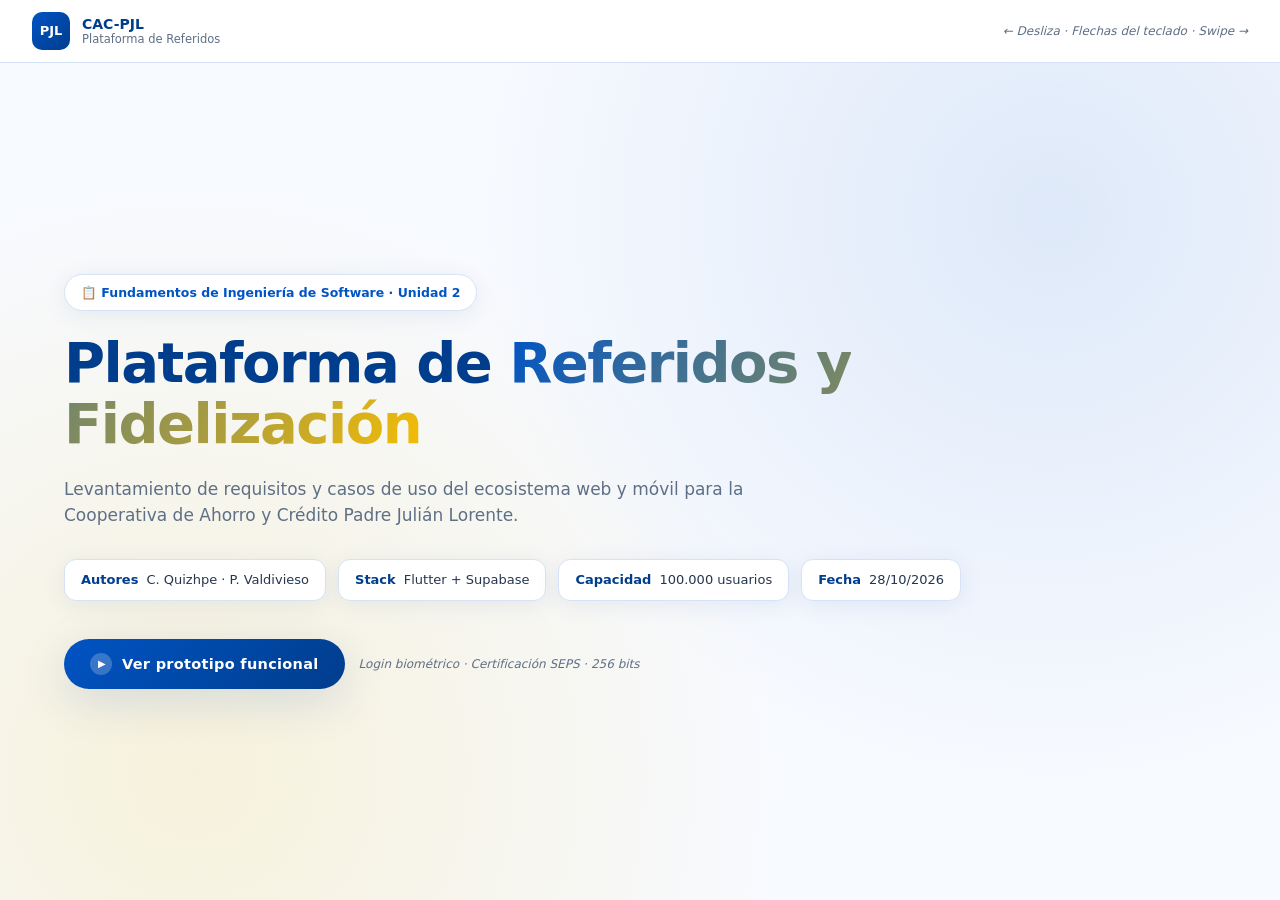
<file: index.html>
<!DOCTYPE html>
<html lang="es">
<head>
  <meta charset="UTF-8">
  <meta name="viewport" content="width=device-width, initial-scale=1.0">
  <title>Plataforma de Referidos y Fidelización · CAC-PJL</title>
  <link rel="stylesheet" href="css/estilo.css">
</head>
<body>
<div class="presentation">

  <header class="topbar">
    <div class="brand">
      <div class="brand-logo">PJL</div>
      <div class="brand-text">
        <strong>CAC-PJL</strong>
        <span>Plataforma de Referidos</span>
      </div>
    </div>
    <span class="scroll-hint">← Desliza · Flechas del teclado · Swipe →</span>
  </header>

  <main class="slides" tabindex="0" aria-label="Presentación">

    <!-- 1. PORTADA -->
    <section class="slide title-slide" id="s1">
      <div class="slide-inner">
        <span class="title-eyebrow">📋 Fundamentos de Ingeniería de Software · Unidad 2</span>
        <h1>Plataforma de <span>Referidos y Fidelización</span></h1>
        <p class="title-sub">Levantamiento de requisitos y casos de uso del ecosistema web y móvil para la Cooperativa de Ahorro y Crédito Padre Julián Lorente.</p>
        <div class="title-meta">
          <div class="meta-chip"><strong>Autores</strong> C. Quizhpe · P. Valdivieso</div>
          <div class="meta-chip"><strong>Stack</strong> Flutter + Supabase</div>
          <div class="meta-chip"><strong>Capacidad</strong> 100.000 usuarios</div>
          <div class="meta-chip"><strong>Fecha</strong> 28/10/2026</div>
        </div>
        <div class="title-cta">
          <a class="btn-primary"
             href="https://cooperativa-padre-juli-n-lorente-plataforma-digit.ai.studio/"
             target="_blank"
             rel="noopener noreferrer">
            <span class="btn-icon">▶</span> Ver prototipo funcional
          </a>
          <span class="btn-hint">Login biométrico · Certificación SEPS · 256 bits</span>
        </div>
      </div>
    </section>

    <!-- 2. DATOS INFORMATIVOS -->
    <section class="slide" id="s2">
      <div class="slide-inner">
        <span class="slide-tag">Información general</span>
        <h2>Datos informativos</h2>
        <div class="info-list">
          <div class="info-row"><span class="info-label">Nombres completos</span><span class="info-value">Cristhian Alberto Quizhpe Pullaguari; Pablo Mateo Valdivieso Carrasco</span></div>
          <div class="info-row"><span class="info-label">Materia</span><span class="info-value">Fundamentos de Ingeniería de Software · Unidad 2</span></div>
          <div class="info-row"><span class="info-label">Paralelo / grupo</span><span class="info-value">Quizhpe Pullaguari (B), Valdivieso Carrasco ( )</span></div>
          <div class="info-row"><span class="info-label">Fecha del documento</span><span class="info-value">17/10/2026</span></div>
          <div class="info-row"><span class="info-label">Fecha de actualización</span><span class="info-value">28/10/2026</span></div>
          <div class="info-row"><span class="info-label">Institución</span><span class="info-value">Cooperativa de Ahorro y Crédito Padre Julián Lorente</span></div>
          <div class="info-row"><span class="info-label">Problema aplicado</span><span class="info-value">Plataforma de Referidos y Fidelización (Reto 1)</span></div>
          <div class="info-row"><span class="info-label">Stack tecnológico</span><span class="info-value">Frontend en Flutter, Backend en Supabase (Capacidad: 100.000 usuarios)</span></div>
        </div>
      </div>
    </section>

    <!-- 3. DESCRIPCIÓN -->
    <section class="slide" id="s3">
      <div class="slide-inner">
        <span class="slide-tag">Descripción</span>
        <h2>Descripción y alcance del proyecto</h2>
        <div class="two-col">
          <div class="card">
            <h3>Descripción general</h3>
            <p>El proyecto consiste en el desarrollo de una Plataforma de Referidos y Fidelización para la CAC-PJL, cuyo objetivo es captar nuevos clientes mediante un sistema de referidos por código QR y fortalecer la relación con los socios actuales.</p>
            <p>Se integran mecánicas de gamificación, red social interna, módulos de educación financiera, retos y un sistema de recompensas para incentivar la participación activa.</p>
          </div>
          <div class="card">
            <h3>Ecosistema móvil y administrativo</h3>
            <p>Aplicación móvil en Flutter para los socios y un panel de administración web optimizado para la Jefatura y el Departamento de Marketing y Administración.</p>
            <p>Permite captar clientes mediante códigos QR, gestionar campañas, administrar recompensas, moderar la red social y analizar métricas con Supabase.</p>
            <a class="btn-inline"
               href="https://cooperativa-padre-juli-n-lorente-plataforma-digit.ai.studio/"
               target="_blank"
               rel="noopener noreferrer">
              Abrir prototipo →
            </a>
          </div>
        </div>
      </div>
    </section>

    <!-- 4. MÓDULOS -->
    <section class="slide" id="s4">
      <div class="slide-inner">
        <span class="slide-tag">Alcance</span>
        <h2>Módulos contemplados</h2>
        <p class="lead">El alcance cubre tanto el ecosistema móvil como el sistema web de gestión administrativa.</p>
        <div class="two-col">
          <div class="card">
            <h3>App móvil · Socios</h3>
            <ul class="styled-list">
              <li>Gestión de usuarios y perfiles.</li>
              <li>Sistema de referidos.</li>
              <li>Red social / comunidad.</li>
              <li>Componente de salud y bienestar.</li>
              <li>Capacitaciones, talleres y juegos.</li>
              <li>Retos y sistema de puntos y recompensas.</li>
              <li>Notificaciones.</li>
              <li>Administración, reportes y estadísticas.</li>
            </ul>
          </div>
          <div class="card">
            <h3>Panel web · Administración</h3>
            <ul class="styled-list">
              <li>Gestión de usuarios y control de roles.</li>
              <li>Sistema de referidos y seguimiento de intenciones de crédito.</li>
              <li>Panel de administración de campañas y códigos QR.</li>
              <li>Red social / comunidad y moderación de contenidos.</li>
              <li>Capacitaciones, juegos y educación financiera.</li>
              <li>Sistema de puntos, canjes y recompensas.</li>
              <li>Reportes gerenciales exportables (PDF/Excel).</li>
            </ul>
          </div>
        </div>
      </div>
    </section>

    <!-- 5. PARTES INTERESADAS -->
    <section class="slide" id="s5">
      <div class="slide-inner">
        <span class="slide-tag">Elicitación · 1.1</span>
        <h2>Partes interesadas</h2>
        <div class="stakeholder-grid">
          <div class="stakeholder-card">
            <span class="stakeholder-type">Usuario directo</span>
            <h4>Socio Mayor (&gt;40 años / Jubilado)</h4>
            <p>Desea una interfaz sencilla, atención en talleres presenciales, educación financiera accesible y recompensas tangibles.</p>
          </div>
          <div class="stakeholder-card">
            <span class="stakeholder-type">Usuario directo</span>
            <h4>Socio Joven (18-40 años)</h4>
            <p>Busca agilidad digital, generación de referidos por código QR, retos interactivos y un feed tipo red social.</p>
          </div>
          <div class="stakeholder-card">
            <span class="stakeholder-type">Cliente / Patrocinador</span>
            <h4>Jefatura de Marketing</h4>
            <p>Reducir el CAC de $20 a $5 y masificar la colocación de créditos captando intenciones desde el onboarding.</p>
          </div>
          <div class="stakeholder-card">
            <span class="stakeholder-type">Cliente / Patrocinador</span>
            <h4>Jefatura de Responsabilidad Social</h4>
            <p>Digitalizar capacitaciones y talleres, promover programas de salud/bienestar y mejorar la calificación social.</p>
          </div>
          <div class="stakeholder-card">
            <span class="stakeholder-type">Usuario directo / Admin</span>
            <h4>Gestor de Contenidos</h4>
            <p>Publicar y administrar módulos educativos, talleres, juegos, retos y publicaciones del feed.</p>
          </div>
          <div class="stakeholder-card">
            <span class="stakeholder-type">Regulador indirecto</span>
            <h4>Organismo Regulador (SEPS)</h4>
            <p>Evaluar inclusión financiera, gestión del riesgo en microcréditos e impacto social de la cooperativa.</p>
          </div>
          <div class="stakeholder-card">
            <span class="stakeholder-type">Equipo técnico</span>
            <h4>Equipo de Desarrollo / TI</h4>
            <p>Construir una arquitectura modular, segura y escalable en Flutter y Supabase para 100.000 usuarios.</p>
          </div>
        </div>
      </div>
    </section>

    <!-- 6. TÉCNICAS -->
    <section class="slide" id="s6">
      <div class="slide-inner">
        <span class="slide-tag">Elicitación · 1.2</span>
        <h2>Técnicas de elicitación</h2>
        <div class="table-wrapper">
          <table>
            <thead><tr><th>Técnica</th><th>¿La usas?</th><th>¿Con quién?</th><th>¿Por qué?</th></tr></thead>
            <tbody>
              <tr><td>Entrevistas</td><td>Sí</td><td>Jefatura de Marketing y Responsabilidad Social</td><td>Permite definir objetivos de negocio de alto nivel: reducción del CAC ($20 a $5), exención del depósito de $30 y alcance de reportes.</td></tr>
              <tr><td>Observación</td><td>Sí</td><td>Socios mayores de 40 años en agencias físicas</td><td>Ayuda a entender los hábitos tecnológicos de los jubilados para diseñar un flujo accesible y sin fricciones.</td></tr>
              <tr><td>Cuestionarios</td><td>Sí</td><td>Socios jóvenes (18-40 años)</td><td>Recopila preferencias sobre gamificación, incentivos (souvenirs vs. abonos) y formato de retos.</td></tr>
              <tr><td>Workshops</td><td>Sí</td><td>Marketing, Responsabilidad Social y Gestores de Contenido</td><td>Facilita la definición del onboarding inteligente, la mascota en el feed y el sistema de puntos/recompensas.</td></tr>
              <tr><td>Análisis de documentos</td><td>Sí</td><td>Especificación del Reto 1 e informes previos (14.000 referidos)</td><td>Permite detallar los 13 módulos requeridos y tomar como base los aprendizajes de campañas presenciales.</td></tr>
              <tr><td>Análisis de procesos</td><td>Sí</td><td>Registro manual en Excel para capacitaciones y boca a boca</td><td>Transforma controles manuales en flujos digitales automatizados con reportes PDF/Excel.</td></tr>
            </tbody>
          </table>
        </div>
      </div>
    </section>

    <!-- 7. ENTREVISTA -->
    <section class="slide" id="s7">
      <div class="slide-inner">
        <span class="slide-tag">Elicitación · 1.3</span>
        <h2>Entrevista preparada</h2>
        <p class="lead">Dirigida a: Jefatura de Marketing y Jefatura de Responsabilidad Social.</p>
        <div class="question-list">
          <div class="question-card"><span class="q-num">01</span><p>¿Cómo se coordinará el flujo de onboarding digital cuando un referido busque un crédito, para asegurarnos de eximir el depósito de $30 y canalizar la intención antes de que el usuario acuda a una agencia?</p></div>
          <div class="question-card"><span class="q-num">02</span><p>¿De qué manera participará la mascota institucional en el feed principal para conectar tanto con el 60% de socios mayores de 40 años como con el 40% de socios jóvenes?</p></div>
          <div class="question-card"><span class="q-num">03</span><p>¿Cuáles serán los criterios y topes para la asignación de recompensas (desde souvenirs de $10 hasta premios de $500) según la prioridad de las 8 provincias en las que opera la cooperativa?</p></div>
        </div>
      </div>
    </section>

    <!-- 8. REQUISITO DE NEGOCIO -->
    <section class="slide" id="s8">
      <div class="slide-inner">
        <span class="slide-tag">Análisis · 2.1</span>
        <h2>Requisito de negocio</h2>
        <div class="rn-card">
          <span class="rn-id">RN-01</span>
          <p>Reducir el Costo de Adquisición de Clientes (CAC) de <strong>$20 a $5</strong> por socio en un plazo de <strong>12 meses</strong>, mediante una plataforma digital de referidos por código QR y gamificación capaz de captar más de <strong>14.000 nuevos socios</strong> y soportar hasta <strong>100.000 usuarios concurrentes</strong>.</p>
        </div>
      </div>
    </section>

    <!-- 9. NECESIDADES DE USUARIO -->
    <section class="slide" id="s9">
      <div class="slide-inner">
        <span class="slide-tag">Análisis · 2.2</span>
        <h2>Necesidades de los usuarios</h2>
        <div class="table-wrapper">
          <table>
            <thead><tr><th>Tipo de usuario</th><th>Necesidad</th></tr></thead>
            <tbody>
              <tr><td>Socio</td><td>El socio necesita recomendar la Cooperativa a nuevos clientes.</td></tr>
              <tr><td>Jefatura de Marketing</td><td>La Jefatura necesita identificar a los usuarios interesados en créditos.</td></tr>
              <tr><td>Socio</td><td>Los socios necesitan informarse sobre novedades y eventos de la institución.</td></tr>
              <tr><td>Responsabilidad Social</td><td>Promover la educación financiera de forma interactiva.</td></tr>
              <tr><td>Gestor de Contenidos</td><td>Un espacio para distribuir material formativo.</td></tr>
              <tr><td>Socio</td><td>El socio necesita canjear las recompensas obtenidas.</td></tr>
              <tr><td>Gerencia</td><td>Analizar los datos generados por la plataforma.</td></tr>
              <tr><td>Equipo Técnico</td><td>Facilitar el acceso de los clientes a la aplicación móvil.</td></tr>
              <tr><td>Socio</td><td>Identificarse y gestionar sus datos en la red social de la cooperativa.</td></tr>
              <tr><td>Administrador</td><td>Comunicar novedades urgentes o estados a los usuarios.</td></tr>
              <tr><td>Administrador</td><td>Controlar el contenido publicado y las recompensas del sistema.</td></tr>
              <tr><td>Socio</td><td>Interactuar con la comunidad digital de la cooperativa.</td></tr>
              <tr><td>Gestor de Contenidos</td><td>Proveer información enfocada en el bienestar integral.</td></tr>
              <tr><td>Socio</td><td>Realizar actividades recreativas dentro de la plataforma.</td></tr>
              <tr><td>Administrador</td><td>Gestionar los accesos a la plataforma tecnológica.</td></tr>
            </tbody>
          </table>
        </div>
      </div>
    </section>

    <!-- 10. REQUISITOS DE USUARIO -->
    <section class="slide" id="s10">
      <div class="slide-inner">
        <span class="slide-tag">Análisis · 2.3</span>
        <h2>Requisitos de usuario</h2>
        <div class="table-wrapper">
          <table>
            <thead><tr><th>ID</th><th>Requisito de usuario</th><th>Tipo de usuario</th></tr></thead>
            <tbody>
              <tr><td>RU-01</td><td>El socio debe poder generar y compartir un código QR único para referir a nuevos clientes desde la app móvil.</td><td>Socio</td></tr>
              <tr><td>RU-02</td><td>El usuario debe poder registrar su intención de crédito durante el onboarding para aplicar la exención de $30.</td><td>Jefatura de Marketing</td></tr>
              <tr><td>RU-03</td><td>El socio debe poder visualizar un feed de comunidad encabezado por la mascota institucional con noticias, capacitaciones, retos y premios.</td><td>Socio</td></tr>
              <tr><td>RU-04</td><td>El usuario debe poder recibir puntos, insignias y niveles al completar capacitaciones, juegos o retos.</td><td>Responsabilidad Social</td></tr>
              <tr><td>RU-05</td><td>El gestor debe poder crear y publicar capacitaciones con videos, talleres, salud/bienestar y juegos educativos.</td><td>Gestor de Contenidos</td></tr>
              <tr><td>RU-06</td><td>El socio debe poder consultar su saldo de puntos y solicitar canje por souvenirs o acreditaciones monetarias.</td><td>Socio</td></tr>
              <tr><td>RU-07</td><td>El administrador debe poder extraer reportes consolidados en PDF y Excel para el análisis gerencial.</td><td>Gerencia</td></tr>
              <tr><td>RU-08</td><td>El usuario debe poder ser redirigido a la app móvil mediante la clonación de la página web con un solo clic.</td><td>Equipo Técnico</td></tr>
              <tr><td>RU-09</td><td>El socio debe poder crear y administrar su perfil de usuario dentro de la plataforma.</td><td>Socio</td></tr>
              <tr><td>RU-10</td><td>El usuario debe poder recibir notificaciones sobre actividades, capacitaciones y estado de sus referidos.</td><td>Administrador</td></tr>
              <tr><td>RU-11</td><td>El administrador debe poder gestionar campañas, recompensas y moderar publicaciones de la comunidad.</td><td>Administrador</td></tr>
              <tr><td>RU-12</td><td>El socio debe poder interactuar con otros usuarios según las reglas de privacidad definidas.</td><td>Socio</td></tr>
              <tr><td>RU-13</td><td>El gestor debe poder administrar contenido de salud y bienestar asociado a los servicios disponibles.</td><td>Gestor de Contenidos</td></tr>
              <tr><td>RU-14</td><td>El socio debe poder participar en talleres, jugar y completar retos.</td><td>Socio</td></tr>
              <tr><td>RU-15</td><td>El administrador debe poder gestionar a los usuarios del sistema.</td><td>Administrador</td></tr>
            </tbody>
          </table>
        </div>
      </div>
    </section>

    <!-- 11. REQUISITOS DEL SISTEMA -->
    <section class="slide" id="s11">
      <div class="slide-inner">
        <span class="slide-tag">Análisis · 2.4</span>
        <h2>Requisitos del sistema</h2>
        <div class="table-wrapper">
          <table>
            <thead><tr><th>ID</th><th>Requisito del sistema</th></tr></thead>
            <tbody>
              <tr><td>RS-01</td><td>Habilitar un módulo que genere un código QR único para referir nuevos clientes desde la app móvil.</td></tr>
              <tr><td>RS-02</td><td>Capturar la intención de crédito durante el onboarding e identificarla en BD para la exención de $30.</td></tr>
              <tr><td>RS-03</td><td>Desplegar un feed de comunidad con noticias, capacitaciones, retos y entregas de premios.</td></tr>
              <tr><td>RS-04</td><td>Calcular y asignar puntos, insignias y niveles tras registrar la finalización de capacitaciones o juegos.</td></tr>
              <tr><td>RS-05</td><td>Contar con un panel para carga, creación y publicación de capacitaciones con videos y juegos.</td></tr>
              <tr><td>RS-06</td><td>Procesar el saldo de puntos y registrar solicitudes de canje por souvenirs o acreditaciones monetarias.</td></tr>
              <tr><td>RS-07</td><td>Generar reportes consolidados exportables en PDF y Excel con base en datos estadísticos.</td></tr>
              <tr><td>RS-08</td><td>Incluir enlaces de redirección a la app móvil desde la página web clonada con un clic.</td></tr>
              <tr><td>RS-09</td><td>Almacenar y permitir la modificación de los datos del perfil de usuario en BD.</td></tr>
              <tr><td>RS-10</td><td>Disparar notificaciones y alertas automáticas sobre actividades y estado de referidos.</td></tr>
              <tr><td>RS-11</td><td>Proveer herramientas de administración para campañas, inventario de recompensas y moderación.</td></tr>
              <tr><td>RS-12</td><td>Procesar operaciones con tiempos de respuesta &lt; 2 s con hasta 100.000 usuarios concurrentes.</td></tr>
              <tr><td>RS-13</td><td>Encriptar transmisiones con TLS 1.3, cifrar datos en reposo con AES-256 y validar accesos por roles.</td></tr>
              <tr><td>RS-14</td><td>Garantizar disponibilidad del 99.5% mensual con caídas ininterrumpidas &lt; 3.6 h/mes.</td></tr>
              <tr><td>RS-15</td><td>Compilar código interoperable en Android 8.0+ e iOS 13.0+.</td></tr>
            </tbody>
          </table>
        </div>
      </div>
    </section>

    <!-- 12. REQUISITOS FUNCIONALES -->
    <section class="slide" id="s12">
      <div class="slide-inner">
        <span class="slide-tag">Análisis · 2.5</span>
        <h2>Requisitos funcionales</h2>
        <div class="table-wrapper">
          <table>
            <thead><tr><th>ID</th><th>Requisito funcional</th><th>Origen</th><th>Prioridad</th></tr></thead>
            <tbody>
              <tr><td>RF-01</td><td>Generar y compartir un código QR único para referir nuevos clientes desde la app móvil.</td><td>Socio / Marketing</td><td>—</td></tr>
              <tr><td>RF-02</td><td>Capturar la intención de crédito en el onboarding y aplicar la exención del depósito inicial de $30.</td><td>Jefatura de Marketing</td><td>—</td></tr>
              <tr><td>RF-03</td><td>Desplegar un feed de comunidad encabezado por la mascota institucional con noticias, capacitaciones, retos y premios por provincia.</td><td>Gestor / Socio</td><td>—</td></tr>
              <tr><td>RF-04</td><td>Asignar puntos, insignias y niveles al completar capacitaciones, juegos o retos interactivos.</td><td>Responsabilidad Social</td><td>—</td></tr>
              <tr><td>RF-05</td><td>Permitir al gestor crear y publicar capacitaciones con videos, talleres, salud/bienestar y juegos educativos.</td><td>Gestor de Contenidos</td><td>—</td></tr>
              <tr><td>RF-06</td><td>Consultar saldo de puntos y solicitar canje por souvenirs o acreditaciones monetarias.</td><td>Socio</td><td>—</td></tr>
              <tr><td>RF-07</td><td>Generar reportes consolidados exportables en PDF y Excel para el análisis gerencial.</td><td>Administrador / Gerencia</td><td>—</td></tr>
              <tr><td>RF-08</td><td>Redirección directa a la app móvil mediante la clonación de la página web con un clic.</td><td>TI / Marketing</td><td>—</td></tr>
            </tbody>
          </table>
        </div>
        <p class="caption">La prioridad no fue definida en el documento académico; se conserva la columna con guion para referencia.</p>
      </div>
    </section>

    <!-- 13. REQUISITOS NO FUNCIONALES -->
    <section class="slide" id="s13">
      <div class="slide-inner">
        <span class="slide-tag">Análisis · 2.6</span>
        <h2>Requisitos no funcionales</h2>
        <div class="table-wrapper">
          <table>
            <thead><tr><th>ID</th><th>Requisito no funcional</th><th>Categoría</th><th>Criterio medible</th></tr></thead>
            <tbody>
              <tr><td>RNF-01</td><td>Mantener tiempos de respuesta &lt; 2 s con hasta 100.000 usuarios registrados e interacciones simultáneas.</td><td>Rendimiento / Escalabilidad</td><td>&lt; 2 s con 100k usuarios</td></tr>
              <tr><td>RNF-02</td><td>Cifrar datos en tránsito (TLS 1.3) y en reposo (AES-256) con control de acceso por roles.</td><td>Seguridad / Privacidad</td><td>Cero filtraciones · 100% pentesting</td></tr>
              <tr><td>RNF-03</td><td>La interfaz debe permitir a un mayor de 40 años completar el feed o ver su QR en ≤ 3 pasos y texto ≥ 16pt.</td><td>Usabilidad / Accesibilidad</td><td>Éxito ≥ 90% en prueba con adultos mayores</td></tr>
              <tr><td>RNF-04</td><td>Disponibilidad del 99.5% mensual (24/7) durante campañas masivas.</td><td>Disponibilidad</td><td>Caída &lt; 3.6 h/mes</td></tr>
              <tr><td>RNF-05</td><td>Ejecutable e interoperable de forma idéntica en Android 8.0+ e iOS 13.0+.</td><td>Compatibilidad</td><td>100% funcionalidades en ambas tiendas</td></tr>
            </tbody>
          </table>
        </div>
      </div>
    </section>

    <!-- 14. AMBIGÜEDADES -->
    <section class="slide" id="s14">
      <div class="slide-inner">
        <span class="slide-tag">Análisis · 2.7</span>
        <h2>Cazador de ambigüedades</h2>
        <div class="table-wrapper">
          <table>
            <thead><tr><th>Requisito mal escrito</th><th>Problema</th><th>Versión mejorada</th></tr></thead>
            <tbody>
              <tr>
                <td>"El sistema de referidos debe ser fácil y rápido de usar por los socios."</td>
                <td>Palabras ambiguas (fácil, rápido) no medibles.</td>
                <td>"El sistema debe permitir al socio generar y compartir su código QR de referido en máximo 2 clics desde la pantalla de inicio."</td>
              </tr>
              <tr>
                <td>"La plataforma debe soportar bastantes usuarios y no caerse durante las campañas."</td>
                <td>"Bastantes usuarios" y "no caerse" son imprecisos sin métricas de carga.</td>
                <td>"El backend en Supabase debe soportar una concurrencia de hasta 100.000 usuarios con disponibilidad operativa del 99.5%."</td>
              </tr>
            </tbody>
          </table>
        </div>
      </div>
    </section>

    <!-- 15. CONFLICTO -->
    <section class="slide" id="s15">
      <div class="slide-inner">
        <span class="slide-tag">Análisis · 2.8</span>
        <h2>Conflicto entre interesados</h2>
        <div class="callout callout-warn">
          <strong>Conflicto identificado</strong>
          <p>Marketing desea maximizar la captación eximiendo el depósito de $30 y otorgando microcréditos a personas con bajo buró. Riesgos/Contabilidad teme un aumento de morosidad. Además, existe brecha generacional: 60% mayores de 40 años (prefieren presencial) vs. 40% jóvenes digitalizados.</p>
        </div>
        <div class="two-col">
          <div class="card card-accent">
            <h3>Estrategia crediticia</h3>
            <p>Onboarding con filtro de perfilamiento progresivo: los solicitantes con bajo buró reciben microcrédito condicionado a la aprobación previa de módulos de Educación Financiera y cumplimiento de retos antes del desembolso.</p>
          </div>
          <div class="card card-accent">
            <h3>Estrategia demográfica</h3>
            <p>Asistencias presenciales con promotores en agencias para guiar a jubilados en el escaneo de QR y canje de souvenirs físicos. A los jóvenes se les incentiva con recompensas digitales y juegos interactivos.</p>
          </div>
        </div>
      </div>
    </section>

    <!-- 16. MOSCOW -->
    <section class="slide" id="s16">
      <div class="slide-inner">
        <span class="slide-tag">Priorización</span>
        <h2>Priorización MoSCoW</h2>
        <p class="lead">El alcance se divide en dos fases para un despliegue ágil de alto impacto.</p>
        <div class="two-col">
          <div class="release-card">
            <div class="release-badge">Release 1.0 · MVP</div>
            <h3>Must Have / Should Have</h3>
            <ul class="styled-list">
              <li>Gestión de usuarios y perfiles.</li>
              <li>Referidos por código QR con onboarding inteligente (captación y exención de $30).</li>
              <li>Feed principal (red social interna) con mascota institucional.</li>
              <li>Administración y reportes PDF/Excel.</li>
            </ul>
          </div>
          <div class="release-card release-card-alt">
            <div class="release-badge">Release 2.0 · Evolutiva</div>
            <h3>Could Have</h3>
            <ul class="styled-list">
              <li>Juegos interactivos avanzados de Educación Financiera.</li>
              <li>Componente integral de Salud y Bienestar.</li>
            </ul>
          </div>
        </div>
      </div>
    </section>

    <!-- 17. RF-WEB -->
    <section class="slide" id="s17">
      <div class="slide-inner">
        <span class="slide-tag">Panel web · RF</span>
        <h2>Requisitos funcionales del panel web</h2>
        <div class="table-wrapper">
          <table>
            <thead><tr><th>ID</th><th>Requisito funcional</th><th>Origen</th><th>Prioridad</th></tr></thead>
            <tbody>
              <tr><td>RF-WEB-01</td><td>El sistema móvil debe permitir al socio generar y compartir un código QR único para referir nuevos clientes.</td><td>Socio / Marketing</td><td>Must</td></tr>
              <tr><td>RF-WEB-02</td><td>El sistema móvil debe capturar la intención de crédito en el onboarding para aplicar la exención de $30.</td><td>Jefatura de Marketing</td><td>Must</td></tr>
              <tr><td>RF-WEB-03</td><td>Panel de control interactivo (Dashboard) con métricas en tiempo real de referidos, conversiones y aperturas.</td><td>Jefatura de Marketing</td><td>Must</td></tr>
              <tr><td>RF-WEB-04</td><td>Crear, configurar y dar de baja campañas masivas de referidos con vigencias, reglas de puntos y premios.</td><td>Marketing / Administración</td><td>Must</td></tr>
              <tr><td>RF-WEB-05</td><td>Administrar el feed de la comunidad publicando noticias, capacitaciones y retos por provincia.</td><td>Gestor de Contenidos</td><td>Must</td></tr>
              <tr><td>RF-WEB-06</td><td>Gestión, validación y aprobación de solicitudes de canje (souvenirs o acreditaciones).</td><td>Administración / Finanzas</td><td>Should</td></tr>
              <tr><td>RF-WEB-07</td><td>Generar reportes consolidados exportables en PDF y Excel para el análisis gerencial.</td><td>Administrador / Gerencia</td><td>Must</td></tr>
              <tr><td>RF-WEB-08</td><td>Herramientas de moderación para revisar, aprobar o eliminar publicaciones y comentarios reportados.</td><td>Administrador / Marketing</td><td>Should</td></tr>
              <tr><td>RF-WEB-09</td><td>Gestión de usuarios administrativos con RBAC para el personal de la cooperativa.</td><td>Seguridad / TI</td><td>Must</td></tr>
              <tr><td>RF-WEB-10</td><td>Configurar y programar notificaciones push y alertas para segmentos específicos según comportamiento o provincia.</td><td>Marketing</td><td>Should</td></tr>
            </tbody>
          </table>
        </div>
      </div>
    </section>

    <!-- 18. RNF-WEB -->
    <section class="slide" id="s18">
      <div class="slide-inner">
        <span class="slide-tag">Panel web · RNF</span>
        <h2>Requisitos no funcionales · Panel web</h2>
        <div class="table-wrapper">
          <table>
            <thead><tr><th>ID</th><th>Requisito no funcional</th><th>Categoría</th><th>Criterio medible</th></tr></thead>
            <tbody>
              <tr><td>RNF-WEB-01</td><td>Tiempos de respuesta &lt; 2 s con hasta 100.000 usuarios registrados e interacciones simultáneas.</td><td>Rendimiento</td><td>&lt; 2 s con carga masiva</td></tr>
              <tr><td>RNF-WEB-02</td><td>Cifrado en tránsito (TLS 1.3) y en reposo (AES-256), autenticación robusta y RBAC para marketing y admin.</td><td>Seguridad</td><td>Cero filtraciones · auditoría de roles exitosa</td></tr>
              <tr><td>RNF-WEB-03</td><td>Compatible y responsivo en Chrome, Firefox y Edge con resoluciones HD y superiores.</td><td>Compatibilidad Web</td><td>100% operativo en navegadores estándar</td></tr>
              <tr><td>RNF-WEB-04</td><td>Disponibilidad del 99.5% mensual (24/7) durante campañas masivas.</td><td>Disponibilidad</td><td>Caída &lt; 3.6 h/mes</td></tr>
            </tbody>
          </table>
        </div>
      </div>
    </section>

    <!-- 19. CASOS DE USO 1 -->
    <section class="slide" id="s19">
      <div class="slide-inner">
        <span class="slide-tag">Casos de uso · Panel web</span>
        <h2>CU-01 y CU-02</h2>
        <div class="use-case-grid">
          <article class="use-case-card">
            <h3>CU-01 · Gestión y Creación de Campañas de Referidos</h3>
            <span class="uc-actor">Actor: Jefe de Marketing / Administrador</span>
            <p>Configurar campañas promocionales de referidos definiendo incentivos, reglas de acumulación de puntos y vigencia temporal.</p>
            <ol>
              <li>Accede al módulo "Campañas" en el panel web.</li>
              <li>Selecciona "Nueva Campaña" y completa datos (Título, Descripción, Fechas, Recompensas, Beneficios).</li>
              <li>El sistema valida fechas y campos obligatorios.</li>
              <li>Supabase almacena la campaña y se activa automáticamente en la app móvil.</li>
            </ol>
          </article>
          <article class="use-case-card">
            <h3>CU-02 · Monitoreo de Conversiones y Rendimiento</h3>
            <span class="uc-actor">Actor: Jefatura de Marketing</span>
            <p>Visualizar en tiempo real métricas clave de captación de socios, códigos QR escaneados y conversiones efectivas.</p>
            <ol>
              <li>Ingresa al panel principal (Dashboard).</li>
              <li>El sistema consulta tablas agregadas en Supabase y muestra gráficos interactivos.</li>
              <li>El usuario filtra por rangos de fecha, provincia o sucursal.</li>
              <li>El sistema actualiza dinámicamente gráficos y métricas.</li>
            </ol>
          </article>
        </div>
      </div>
    </section>

    <!-- 20. CASOS DE USO 2 -->
    <section class="slide" id="s20">
      <div class="slide-inner">
        <span class="slide-tag">Casos de uso · Panel web</span>
        <h2>CU-03, CU-04 y CU-05</h2>
        <div class="use-case-grid">
          <article class="use-case-card">
            <h3>CU-03 · Moderación del Feed</h3>
            <span class="uc-actor">Actor: Gestor de Contenidos / Marketing</span>
            <p>Controlar publicaciones institucionales y moderar el contenido reportado en la red social interna.</p>
            <ol>
              <li>Accede a "Comunidad / Moderación".</li>
              <li>Visualiza publicaciones recientes y contenidos reportados.</li>
              <li>Aprueba el contenido o procede a ocultarlo/eliminarlo.</li>
              <li>El estado se actualiza en la app móvil.</li>
            </ol>
          </article>
          <article class="use-case-card">
            <h3>CU-04 · Aprobación de Canje</h3>
            <span class="uc-actor">Actor: Administrador / Finanzas</span>
            <p>Revisar solicitudes de canje de puntos y procesar su acreditación o retiro.</p>
            <ol>
              <li>Ingresa a "Canjes y Recompensas".</li>
              <li>Visualiza solicitudes pendientes con detalles del socio y puntos descontados.</li>
              <li>Clic en "Aprobar" para disparar acreditación o registro de souvenir.</li>
              <li>Supabase descuenta puntos y actualiza estado a "Completada".</li>
            </ol>
          </article>
          <article class="use-case-card">
            <h3>CU-05 · Reportes Gerenciales</h3>
            <span class="uc-actor">Actor: Administrador / Jefatura de Marketing</span>
            <p>Generar informes consolidados sobre el impacto de las campañas de referidos.</p>
            <ol>
              <li>Accede a "Reportes y Estadísticas".</li>
              <li>Selecciona tipo de reporte, formato (PDF/Excel) y rango de fechas.</li>
              <li>Clic en "Generar y Descargar".</li>
              <li>El backend procesa la consulta y descarga el archivo formateado.</li>
            </ol>
          </article>
        </div>
      </div>
    </section>

    <!-- 21. PROPUESTAS 1-6 -->
    <section class="slide" id="s21">
      <div class="slide-inner">
        <span class="slide-tag">Propuestas · 1 – 6</span>
        <h2>Ideas de mejora</h2>
        <div class="ideas-grid">
          <article class="idea-card"><span class="idea-num">1</span><h4>Sistema de rachas diarias</h4><p>Motiva el ingreso diario con actividades breves y comodines para conservar el progreso cuando no puedan participar.</p></article>
          <article class="idea-card"><span class="idea-num">2</span><h4>Muro de logros personales</h4><p>Los socios comparten voluntariamente logros como capacitaciones completadas, metas de ahorro o desafíos superados.</p></article>
          <article class="idea-card"><span class="idea-num">3</span><h4>Educación financiera en videos cortos</h4><p>Videos educativos de corta duración con preguntas y actividades interactivas para aprender rápido y entretenido.</p></article>
          <article class="idea-card"><span class="idea-num">4</span><h4>Retos colectivos entre socios</h4><p>Desafíos comunitarios donde varios usuarios trabajan juntos y desbloquean recompensas colectivas al cumplir la meta.</p></article>
          <article class="idea-card"><span class="idea-num">5</span><h4>Comunidades de interés</h4><p>Espacios de conversación sobre emprendimiento, ahorro, bienestar y educación financiera.</p></article>
          <article class="idea-card"><span class="idea-num">6</span><h4>Referidos por enlaces personalizados</h4><p>Cada socio genera enlaces para invitar por WhatsApp y otros medios digitales.</p></article>
        </div>
      </div>
    </section>

    <!-- 22. PROPUESTAS 7-12 -->
    <section class="slide" id="s22">
      <div class="slide-inner">
        <span class="slide-tag">Propuestas · 7 – 12</span>
        <h2>Ideas de mejora</h2>
        <div class="ideas-grid">
          <article class="idea-card"><span class="idea-num">7</span><h4>Insignias y logros digitales</h4><p>Insignias desbloqueables al completar actividades, capacitaciones y desafíos; representan avances del socio.</p></article>
          <article class="idea-card"><span class="idea-num">8</span><h4>Simulador de decisiones financieras</h4><p>Juegos con decisiones cotidianas que muestran consecuencias y enseñan mediante experiencias simuladas.</p></article>
          <article class="idea-card"><span class="idea-num">9</span><h4>Catálogo de recompensas y beneficios</h4><p>Canje de puntos por descuentos en aliados, talleres o actividades especiales autorizadas.</p></article>
          <article class="idea-card"><span class="idea-num">10</span><h4>Recomendaciones personalizadas</h4><p>Pantalla de inicio que sugiere actividades, capacitaciones y retos según intereses y progreso.</p></article>
          <article class="idea-card"><span class="idea-num">11</span><h4>Pasaporte digital del socio</h4><p>Pasaporte virtual que colecciona sellos digitales al participar en actividades y muestra el recorrido del socio.</p></article>
          <article class="idea-card"><span class="idea-num">12</span><h4>Notificaciones inteligentes</h4><p>Recordatorios alineados a intereses y objetivos, evitando notificaciones excesivas o publicidad innecesaria.</p></article>
        </div>
      </div>
    </section>

    <!-- 23. PROPUESTAS 13-18 -->
    <section class="slide" id="s23">
      <div class="slide-inner">
        <span class="slide-tag">Propuestas · 13 – 18</span>
        <h2>Ideas de mejora</h2>
        <div class="ideas-grid">
          <article class="idea-card"><span class="idea-num">13</span><h4>Seguimiento transparente de referidos</h4><p>Consulta del estado de invitaciones y recompensas, respetando siempre la privacidad de los involucrados.</p></article>
          <article class="idea-card"><span class="idea-num">14</span><h4>Campañas cooperativas de referidos</h4><p>Campañas temporales donde los socios contribuyen a objetivos colectivos mediante referencias válidas.</p></article>
          <article class="idea-card"><span class="idea-num">15</span><h4>Códigos QR para campañas y eventos</h4><p>QR que dan acceso rápido a información, actividades o formularios en talleres, ferias y eventos.</p></article>
          <article class="idea-card"><span class="idea-num">16</span><h4>Misión diaria personalizada</h4><p>"Tu misión de hoy": actividad breve adaptada al socio, combinando educación, retos, puntos y comunidad.</p></article>
          <article class="idea-card"><span class="idea-num">17</span><h4>Panel administrativo de indicadores</h4><p>Vista de usuarios activos, participación, referidos, recompensas utilizadas y efectividad de campañas.</p></article>
          <article class="idea-card"><span class="idea-num">18</span><h4>Medición de participación y fidelización</h4><p>Indicadores de frecuencia de uso, finalización de actividades y permanencia para mejora continua.</p></article>
        </div>
      </div>
    </section>

    <!-- 24. CONCLUSIÓN -->
    <section class="slide conclusion-slide" id="s24">
      <div class="slide-inner">
        <span class="slide-tag">Cierre</span>
        <h2>Conclusión de las propuestas</h2>
        <div class="conclusion-content">
          <p>Las ideas propuestas buscan transformar la Plataforma de Referidos de la Cooperativa Padre Julián Lorente en un ecosistema digital que vaya más allá de la promoción de productos financieros.</p>
          <p>La combinación de referidos, gamificación, educación financiera, interacción social y recompensas permitirá ofrecer una experiencia más atractiva para los socios, incentivando su participación constante y fortaleciendo su relación con la cooperativa.</p>
          <div class="highlight-box">
            <strong>Mayor potencial diferenciador</strong>
            <p>Misiones diarias personalizadas · Retos colectivos · Seguimiento de referidos · Sistema de recompensas.</p>
            <p>Combinan facilidad de uso, motivación y beneficios tanto para los usuarios como para la institución.</p>
          </div>
          <div class="title-cta">
            <a class="btn-primary"
               href="https://cooperativa-padre-juli-n-lorente-plataforma-digit.ai.studio/"
               target="_blank"
               rel="noopener noreferrer">
              <span class="btn-icon">▶</span> Explorar prototipo funcional
            </a>
            <span class="btn-hint">Acceso biométrico · Certificación SEPS · 256 bits</span>
          </div>
        </div>
      </div>
    </section>

  </main>
</div>
</body>
</html>
</file>
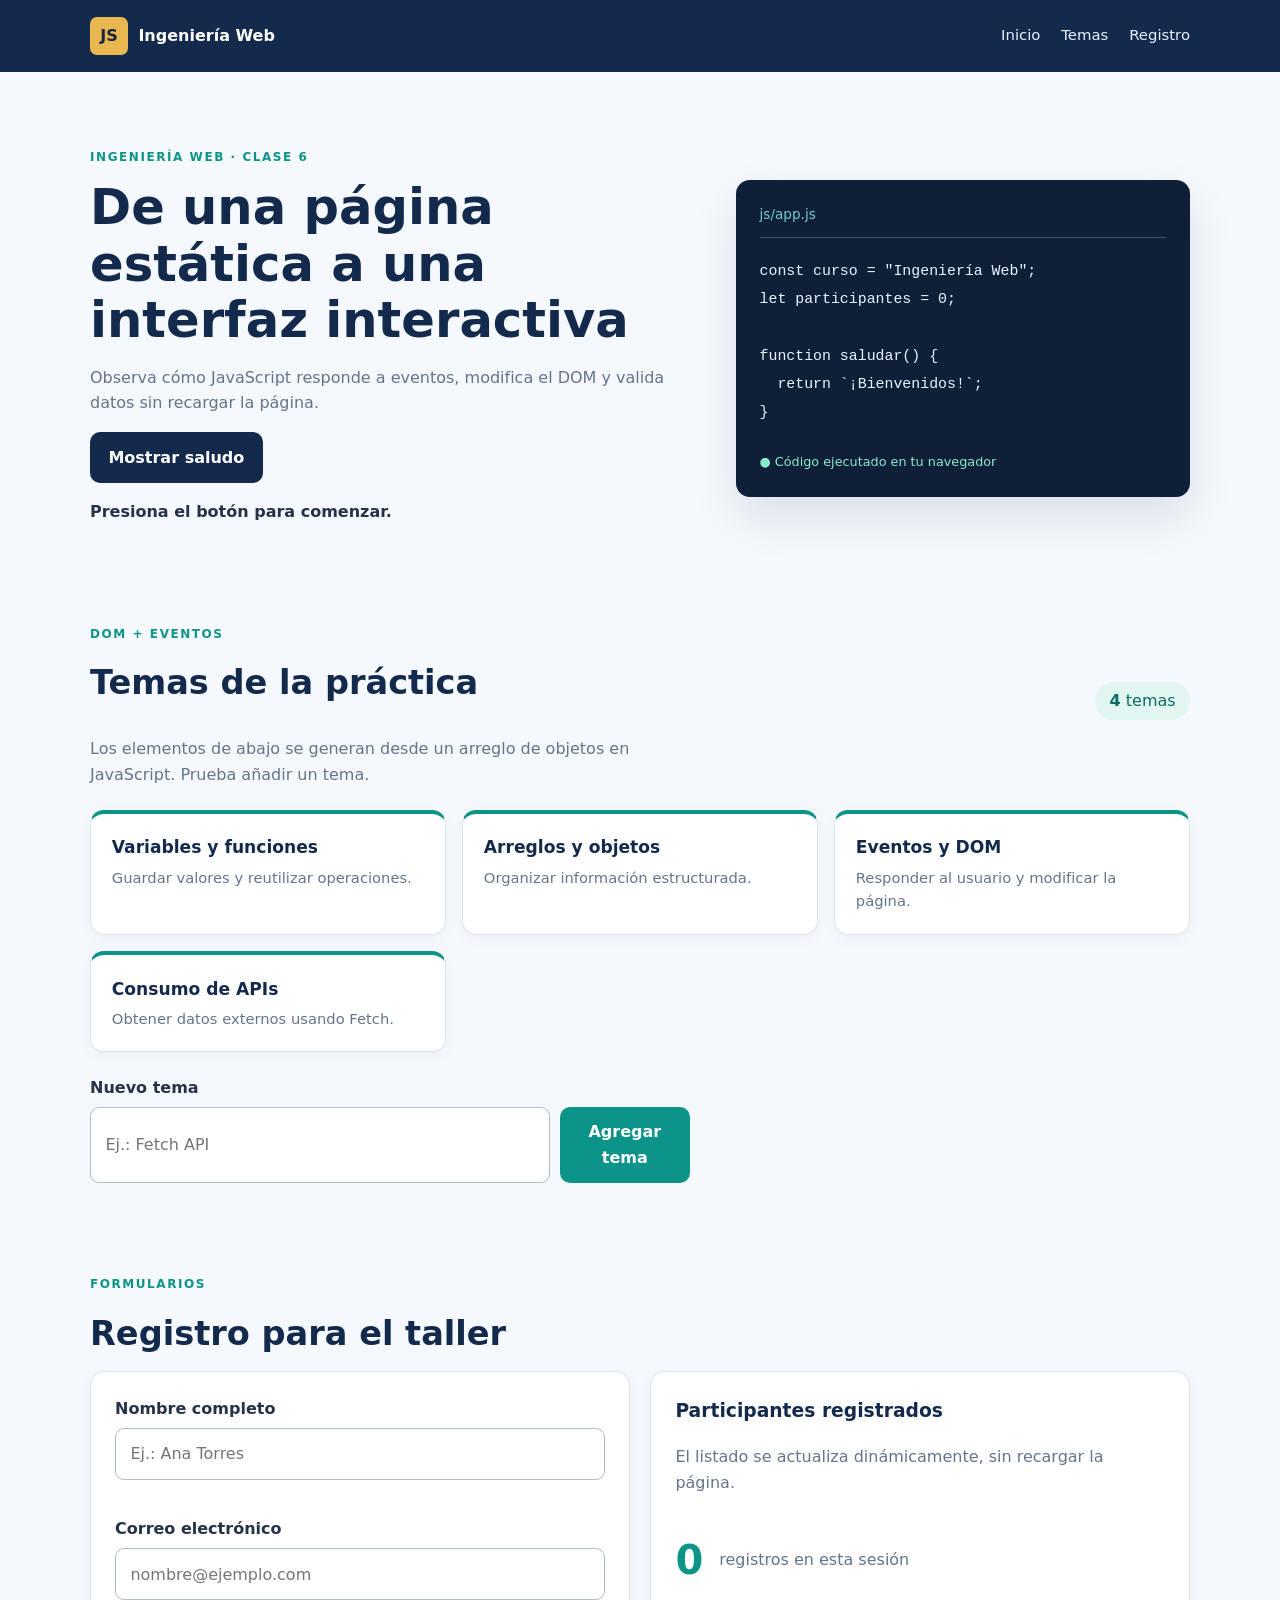
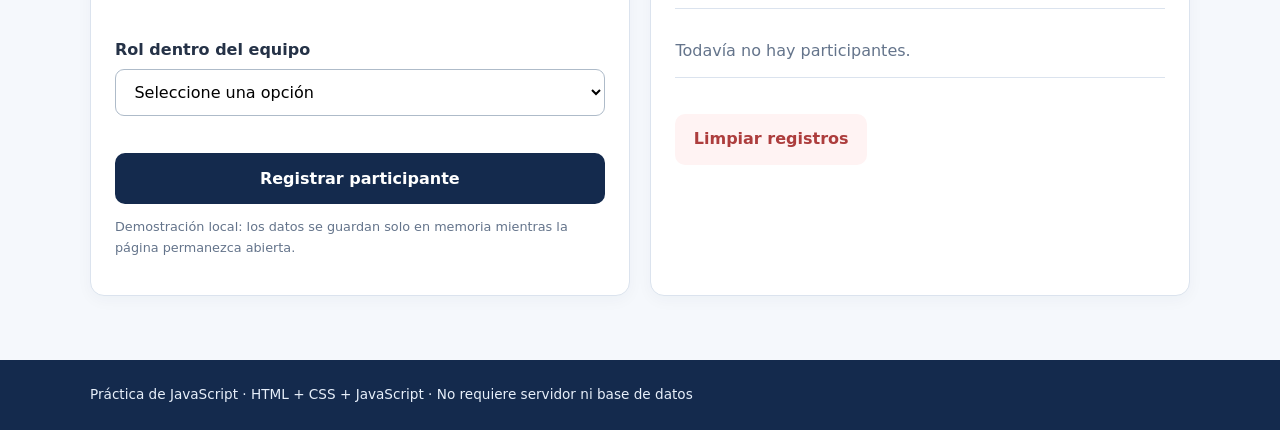
<file: javaScript_dom/javaScript_dom/index.html>
<!DOCTYPE html>
<html lang="es">
<head>
  <meta charset="UTF-8">
  <meta name="viewport" content="width=device-width, initial-scale=1.0">
  <meta name="description" content="Practica de JavaScript">
  <title>Laboratorio JavaScript | Ingeniería Web</title>
  <link rel="stylesheet" href="css/estilos.css">
  <script src="js/app.js" defer></script>
</head>
<body>
  <header class="cabecera">
    <div class="contenedor cabecera-contenido">
      <div class="marca"><span class="marca-icono">JS</span><span>Ingeniería Web</span></div>
      <nav><a href="#bienvenida">Inicio</a><a href="#temas">Temas</a><a href="#registro">Registro</a></nav>
    </div>
  </header>
  <main class="contenedor">
    <section id="bienvenida" class="hero">
      <div>
        <p class="etiqueta">INGENIERÍA WEB · CLASE 6</p>
        <h1>De una página estática a una interfaz interactiva</h1>
        <p class="descripcion">Observa cómo JavaScript responde a eventos, modifica el DOM y valida datos sin recargar la página.</p>
        <button id="btn-saludo" class="boton boton-principal" type="button">Mostrar saludo</button>
        <p id="saludo" class="saludo">Presiona el botón para comenzar.</p></div>
      <aside class="panel-hero">
        <div class="codigo-titulo">js/app.js</div>
          <code>const curso = "Ingeniería Web";
            <br>let participantes = 0;
            <br>
            <br>
            function saludar() {
              <br>&nbsp; return `¡Bienvenidos!`;
              <br>
            }
          </code>
        <div class="punto-verde">● Código ejecutado en tu navegador</div></aside>
    </section>
    <section id="temas" class="bloque">
      <div class="encabezado">
        <div>
          <p class="etiqueta">DOM + EVENTOS</p>
          <h2>Temas de la práctica</h2>
        </div>
        <span class="contador">
          <strong id="total-temas">0</strong> temas</span>
      </div>
      <p class="descripcion">Los elementos de abajo se generan desde un arreglo de objetos en JavaScript. Prueba añadir un tema.</p>
      <div id="lista-temas" class="grid-temas" aria-live="polite">

      </div>
      <form id="form-tema" class="form-inline">
        <label for="nuevo-tema">Nuevo tema</label>
        <div class="fila">
          <input id="nuevo-tema" name="tema" type="text" maxlength="40" placeholder="Ej.: Fetch API" required>
          <button class="boton boton-secundario" type="submit">Agregar tema</button>
        </div>
        <small id="tema-mensaje" class="ayuda" aria-live="polite"></small>
      </form>
    </section>
    <section id="registro" class="bloque">
      <div class="encabezado"><div>
        <p class="etiqueta">FORMULARIOS</p>
        <h2>Registro para el taller</h2>
      </div>
    </div>
    <div class="dos-columnas">
      <form id="form-registro" class="tarjeta formulario" novalidate>
        <div class="campo">
          <label for="nombre">Nombre completo</label>
          <input id="nombre" name="nombre" type="text" autocomplete="name" placeholder="Ej.: Ana Torres" required minlength="3">
          <small id="error-nombre" class="error" aria-live="polite"></small>
        </div><div class="campo">
          <label for="correo">Correo electrónico</label>
          <input id="correo" name="correo" type="email" autocomplete="email" placeholder="nombre@ejemplo.com" required>
          <small id="error-correo" class="error" aria-live="polite"></small>
        </div>
        <div class="campo">
          <label for="rol">Rol dentro del equipo</label>
          <select id="rol" name="rol" required>
            <option value="">Seleccione una opción</option>
            <option value="Frontend">Frontend</option>
            <option value="Backend">Backend</option>
            <option value="Diseño UX">Diseño UX</option></select>
            <small id="error-rol" class="error" aria-live="polite"></small>
          </div>
          <button type="submit" class="boton boton-principal ancho-completo">Registrar participante</button>
          <p class="nota">Demostración local: los datos se guardan solo en memoria mientras la página permanezca abierta.</p>
        </form>
        <aside class="tarjeta registro-panel">
          <h3>Participantes registrados</h3>
          <p class="descripcion">El listado se actualiza dinámicamente, sin recargar la página.</p>
          <div class="total-registros"><span id="total-participantes">0</span>
            <span>registros en esta sesión</span>
          </div>
          <ul id="lista-participantes" class="lista-participantes" aria-live="polite">
            <li class="vacio">Todavía no hay participantes.</li>
          </ul>
          <button id="btn-limpiar" type="button" class="boton boton-texto">Limpiar registros</button>
        </aside>
      </div>
    </section>
  </main>
  <footer class="pie">
    <div class="contenedor">Práctica de JavaScript · HTML + CSS + JavaScript · No requiere servidor ni base de datos</div>
  </footer>
</body>
</html>
</file>
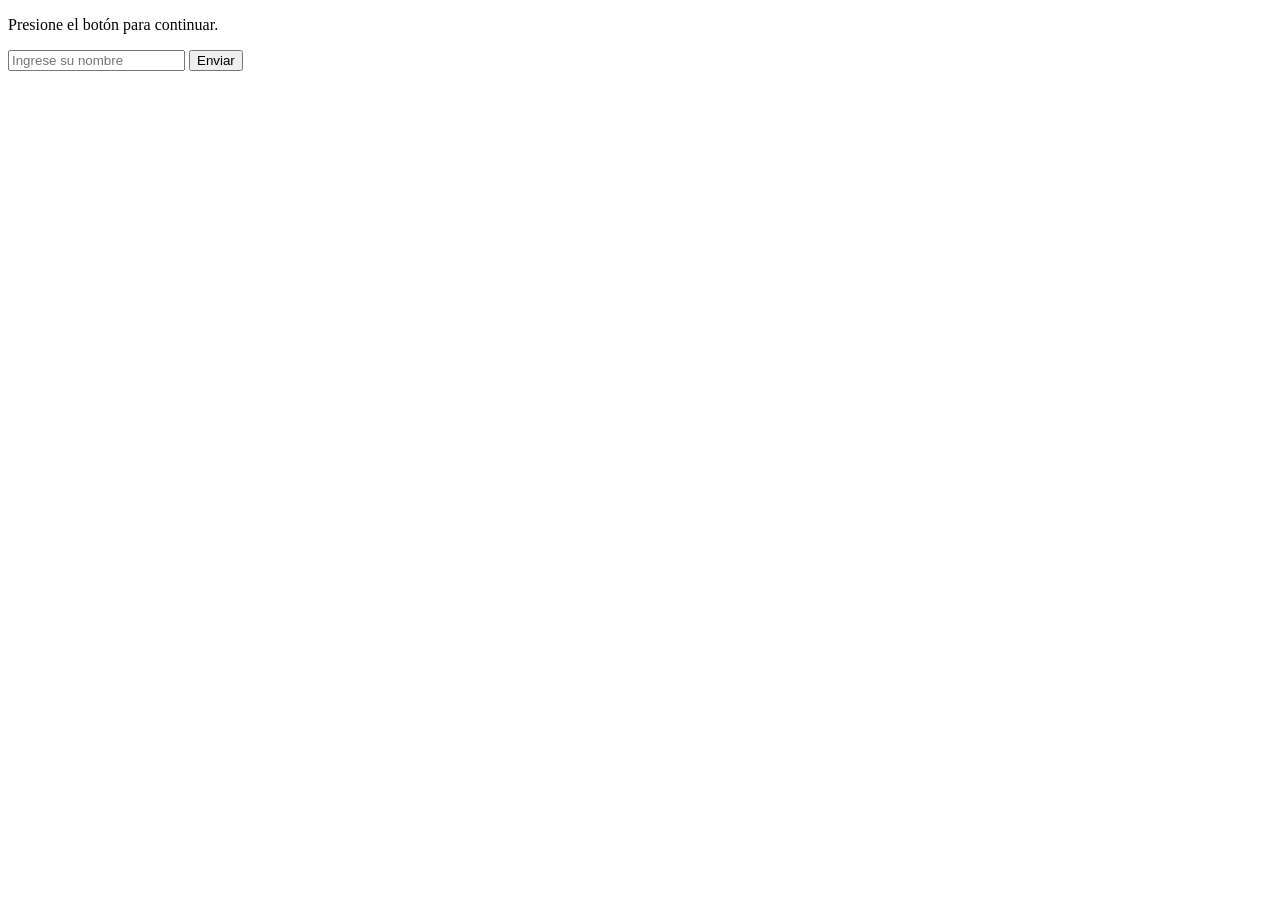
<file: index2.html>
<!DOCTYPE html>
<html lang="en">
<head>
    <meta charset="UTF-8">
    <meta name="viewport" content="width=device-width, initial-scale=1.0">
    <title>Ejemplo html</title>
</head>
<body>
    <p id="message">Presione el botón para continuar.</p>

    <form id="formulario">
        <input id="nombre" type="text" name="nombre" placeholder="Ingrese su nombre" required>
        <input id="submit" type="submit" value="Enviar">
    </form>

    <script src="js/app.js" defer></script>
</body>
</html>
</file>
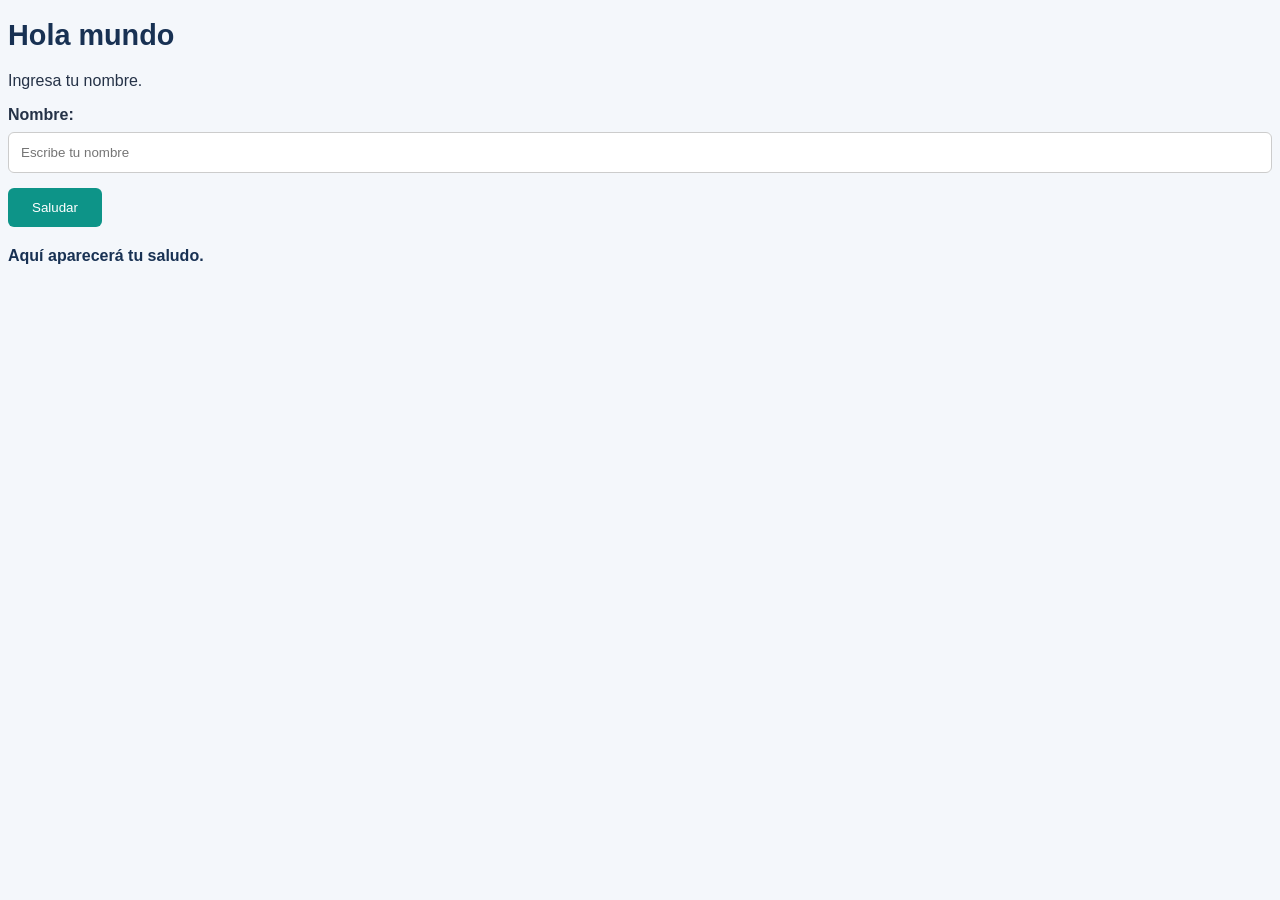
<file: javaScript_dom/javaScript_dom/ejemplo.html>
<!DOCTYPE html>
<html lang="es">
<head>
    <meta charset="UTF-8">
    <meta name="viewport" content="width=device-wxidth, initial-scale=1.0">
    <script src="js/ap.js" defer></script> 
    <link rel="stylesheet" href="css/style.css">
    <title>Ejemplo Java Script</title>
</head>
<body>
    <h1>Hola mundo</h1>
    
     <p>Ingresa tu nombre.</p>

        <label for="nombre">Nombre:</label>
        <input type="text" id="nombre" placeholder="Escribe tu nombre">

        <button id="botonSaludar" type="button">Saludar</button>

        <p id="mensaje">Aquí aparecerá tu saludo.</p>
</body>
</file>
<file: css/estilo.css>
/* ============================================================
   Reset + variables
   ============================================================ */
*, *::before, *::after { box-sizing: border-box; margin: 0; padding: 0; }

:root {
  --primary:       #0054C4;
  --primary-dark:  #003D8C;
  --primary-light: #E8F0FF;
  --accent:        #F5BD04;
  --accent-light:  #FFF8E1;
  --accent-dark:   #8A6500;
  --text:          #26364D;
  --text-soft:     #5F6F85;
  --border:        #D6E2F5;
  --bg:            #F7FAFF;
  --white:         #FFFFFF;
  --shadow:        0 4px 24px rgba(0, 60, 140, .08);
  --shadow-lg:     0 12px 48px rgba(0, 60, 140, .14);
  --radius:        16px;
  --radius-sm:     12px;
}

html, body { height: 100%; }

body {
  font-family: 'Segoe UI', system-ui, -apple-system, Arial, sans-serif;
  background: var(--bg);
  color: var(--text);
  font-size: 15px;
  line-height: 1.55;
  overflow: hidden;
  -webkit-font-smoothing: antialiased;
}

/* ============================================================
   Shell
   ============================================================ */
.presentation {
  display: flex;
  flex-direction: column;
  height: 100vh;
}

/* ---------- Topbar ---------- */
.topbar {
  display: flex;
  align-items: center;
  justify-content: space-between;
  flex-shrink: 0;
  padding: 12px 32px;
  background: var(--white);
  border-bottom: 1px solid var(--border);
}

.brand { display: flex; align-items: center; gap: 12px; }

.brand-logo {
  display: flex;
  align-items: center;
  justify-content: center;
  width: 38px;
  height: 38px;
  background: linear-gradient(135deg, var(--primary), var(--primary-dark));
  color: #fff;
  border-radius: 10px;
  font-size: 13px;
  font-weight: 800;
}

.brand-text {
  display: flex;
  flex-direction: column;
  line-height: 1.2;
}
.brand-text strong { font-size: 14px; color: var(--primary-dark); }
.brand-text span   { font-size: 11.5px; color: var(--text-soft); }

.scroll-hint {
  font-size: 12px;
  color: var(--text-soft);
  font-style: italic;
}

/* ---------- Contenedor de diapositivas ---------- */
.slides {
  flex: 1;
  display: flex;
  flex-direction: row;
  overflow-x: auto;
  overflow-y: hidden;
  scroll-snap-type: x mandatory;
  scroll-behavior: smooth;
  scrollbar-width: thin;
  scrollbar-color: var(--primary) transparent;
  outline: none;
}
.slides:focus-visible { box-shadow: inset 0 0 0 2px var(--primary); }

.slides::-webkit-scrollbar { height: 8px; }
.slides::-webkit-scrollbar-thumb {
  background: var(--primary);
  border-radius: 4px;
}

/* ---------- Cada diapositiva ---------- */
.slide {
  display: flex;
  flex-direction: column;
  flex: 0 0 100%;
  width: 100%;
  height: 100%;
  overflow-y: auto;
  scroll-snap-align: start;
  padding: 48px 64px;
}

.slide-inner {
  display: flex;
  flex-direction: column;
  gap: 22px;
  width: 100%;
  max-width: 1200px;
  margin: 0 auto;
}

/* ---------- Tipografía de slide ---------- */
.slide-tag {
  display: inline-flex;
  align-self: flex-start;
  padding: 6px 14px;
  background: var(--primary-light);
  color: var(--primary);
  border-radius: 100px;
  font-size: 11.5px;
  font-weight: 700;
  text-transform: uppercase;
  letter-spacing: .7px;
}

.slide h2 {
  font-size: 32px;
  font-weight: 800;
  line-height: 1.15;
  letter-spacing: -.5px;
  color: var(--primary-dark);
}

.lead { font-size: 16px; color: var(--text-soft); max-width: 760px; }
.caption { font-size: 12px; color: var(--text-soft); font-style: italic; }

/* ============================================================
   Portada
   ============================================================ */
.title-slide {
  justify-content: center;
  background:
    radial-gradient(circle at 82% 18%, rgba(0, 84, 196, .10), transparent 46%),
    radial-gradient(circle at 15% 85%, rgba(245, 189, 4, .14), transparent 46%);
}

.title-eyebrow {
  display: inline-flex;
  align-self: flex-start;
  padding: 8px 16px;
  background: var(--white);
  border: 1px solid var(--border);
  border-radius: 100px;
  font-size: 12.5px;
  font-weight: 600;
  color: var(--primary);
  box-shadow: var(--shadow);
}

.title-slide h1 {
  font-size: 56px;
  font-weight: 800;
  line-height: 1.08;
  letter-spacing: -1.5px;
  color: var(--primary-dark);
  max-width: 900px;
}
.title-slide h1 span {
  background: linear-gradient(120deg, var(--primary), var(--accent));
  -webkit-background-clip: text;
  background-clip: text;
  color: transparent;
}

.title-sub { max-width: 720px; font-size: 17px; color: var(--text-soft); }

.title-meta {
  display: flex;
  flex-wrap: wrap;
  gap: 12px;
  margin-top: 8px;
}

.meta-chip {
  display: flex;
  align-items: center;
  gap: 8px;
  padding: 10px 16px;
  background: var(--white);
  border: 1px solid var(--border);
  border-radius: var(--radius-sm);
  font-size: 13px;
  box-shadow: var(--shadow);
}
.meta-chip strong { color: var(--primary-dark); }

/* ---------- CTA al prototipo ---------- */
.title-cta {
  display: flex;
  flex-wrap: wrap;
  align-items: center;
  gap: 14px;
  margin-top: 16px;
}

.btn-primary {
  display: inline-flex;
  align-items: center;
  gap: 10px;
  padding: 14px 26px;
  background: linear-gradient(135deg, var(--primary), var(--primary-dark));
  color: #fff;
  border-radius: 100px;
  font-size: 14.5px;
  font-weight: 700;
  letter-spacing: .3px;
  text-decoration: none;
  box-shadow: var(--shadow-lg);
  transition: transform .2s, box-shadow .2s;
}

.btn-primary:hover {
  transform: translateY(-2px);
  box-shadow: 0 16px 36px rgba(0, 60, 140, .22);
}

.btn-icon {
  display: flex;
  align-items: center;
  justify-content: center;
  width: 22px;
  height: 22px;
  background: rgba(255, 255, 255, .22);
  border-radius: 50%;
  font-size: 10px;
  padding-left: 2px;
}

.btn-hint {
  font-size: 12px;
  color: var(--text-soft);
  font-style: italic;
}

.btn-inline {
  display: inline-flex;
  align-items: center;
  align-self: flex-start;
  margin-top: 4px;
  padding: 8px 16px;
  background: var(--primary-light);
  color: var(--primary);
  border-radius: 100px;
  font-size: 13px;
  font-weight: 700;
  text-decoration: none;
  transition: background .2s, color .2s;
}

.btn-inline:hover {
  background: var(--primary);
  color: #fff;
}

/* ============================================================
   Datos informativos
   ============================================================ */
.info-list {
  display: flex;
  flex-direction: column;
  background: var(--white);
  border: 1px solid var(--border);
  border-radius: var(--radius);
  overflow: hidden;
  box-shadow: var(--shadow);
}

.info-row {
  display: flex;
  gap: 24px;
  padding: 15px 22px;
  border-bottom: 1px solid var(--border);
}
.info-row:last-child { border-bottom: none; }
.info-row:nth-child(even) { background: #FAFCFF; }

.info-label {
  flex: 0 0 240px;
  font-weight: 700;
  font-size: 13px;
  color: var(--primary-dark);
}
.info-value { flex: 1; font-size: 14px; }

/* ============================================================
   Layout de columnas y cards
   ============================================================ */
.two-col { display: flex; flex-wrap: wrap; gap: 18px; }
.two-col > * { flex: 1 1 320px; }

.card {
  display: flex;
  flex-direction: column;
  gap: 10px;
  padding: 22px 24px;
  background: var(--white);
  border: 1px solid var(--border);
  border-radius: var(--radius);
  box-shadow: var(--shadow);
}
.card h3 { font-size: 16px; color: var(--primary); font-weight: 700; }
.card p  { font-size: 14px; }
.card-accent { border-left: 4px solid var(--primary); }

/* Lista con viñeta */
.styled-list {
  display: flex;
  flex-direction: column;
  gap: 8px;
  list-style: none;
  padding: 0;
}
.styled-list li {
  display: flex;
  align-items: flex-start;
  gap: 10px;
  font-size: 14px;
}
.styled-list li::before {
  content: '';
  flex-shrink: 0;
  width: 7px;
  height: 7px;
  margin-top: 7px;
  border-radius: 50%;
  background: var(--primary);
}

/* ============================================================
   Stakeholders
   ============================================================ */
.stakeholder-grid { display: flex; flex-wrap: wrap; gap: 14px; }

.stakeholder-card {
  display: flex;
  flex-direction: column;
  gap: 6px;
  flex: 1 1 260px;
  padding: 16px 18px;
  background: var(--white);
  border: 1px solid var(--border);
  border-radius: var(--radius-sm);
  box-shadow: var(--shadow);
}
.stakeholder-type {
  font-size: 10.5px;
  font-weight: 700;
  text-transform: uppercase;
  letter-spacing: .6px;
  color: var(--primary);
}
.stakeholder-card h4 { font-size: 14.5px; font-weight: 700; color: var(--primary-dark); }
.stakeholder-card p  { font-size: 13px; color: var(--text-soft); line-height: 1.5; }

/* ============================================================
   Preguntas de entrevista
   ============================================================ */
.question-list { display: flex; flex-direction: column; gap: 14px; }

.question-card {
  display: flex;
  align-items: flex-start;
  gap: 16px;
  padding: 18px 22px;
  background: var(--white);
  border: 1px solid var(--border);
  border-left: 4px solid var(--accent);
  border-radius: var(--radius-sm);
  box-shadow: var(--shadow);
}
.q-num {
  flex-shrink: 0;
  display: flex;
  align-items: center;
  justify-content: center;
  width: 34px;
  height: 34px;
  background: var(--accent-light);
  color: var(--accent-dark);
  border-radius: 50%;
  font-size: 13px;
  font-weight: 800;
}
.question-card p { font-size: 14px; padding-top: 5px; }

/* ============================================================
   Requisito de negocio
   ============================================================ */
.rn-card {
  display: flex;
  align-items: flex-start;
  gap: 20px;
  padding: 26px 28px;
  background: linear-gradient(135deg, var(--primary), var(--primary-dark));
  color: #fff;
  border-radius: var(--radius);
  box-shadow: var(--shadow-lg);
}
.rn-id {
  flex-shrink: 0;
  padding: 6px 14px;
  background: rgba(255, 255, 255, .18);
  border-radius: 100px;
  font-size: 13px;
  font-weight: 800;
  letter-spacing: .5px;
}
.rn-card p      { font-size: 15.5px; line-height: 1.6; color: #fff; }
.rn-card strong { color: var(--accent); }

/* ============================================================
   Tablas
   ============================================================ */
.table-wrapper {
  overflow: auto;
  max-height: 62vh;
  background: var(--white);
  border: 1px solid var(--border);
  border-radius: var(--radius);
  box-shadow: var(--shadow);
}

table {
  width: 100%;
  border-collapse: collapse;
  font-size: 13px;
}
thead { position: sticky; top: 0; z-index: 2; }
thead th {
  background: var(--primary);
  color: #fff;
  padding: 12px 16px;
  text-align: left;
  font-size: 11.5px;
  font-weight: 700;
  text-transform: uppercase;
  letter-spacing: .5px;
  white-space: nowrap;
}
td {
  padding: 11px 16px;
  border-bottom: 1px solid var(--border);
  vertical-align: top;
  line-height: 1.5;
}
tbody tr:nth-child(even) { background: #FAFCFF; }
tbody tr:last-child td  { border-bottom: none; }
td:first-child { font-weight: 700; color: var(--primary-dark); white-space: nowrap; }

/* ============================================================
   Callouts
   ============================================================ */
.callout {
  display: flex;
  flex-direction: column;
  gap: 6px;
  padding: 16px 20px;
  border-radius: var(--radius-sm);
  font-size: 14px;
}
.callout strong {
  font-size: 12px;
  text-transform: uppercase;
  letter-spacing: .6px;
}
.callout-warn { background: var(--accent-light); border-left: 4px solid var(--accent); }
.callout-warn strong { color: var(--accent-dark); }

/* ============================================================
   Releases MoSCoW
   ============================================================ */
.release-card {
  display: flex;
  flex-direction: column;
  gap: 12px;
  padding: 22px 24px;
  background: var(--white);
  border: 1px solid var(--border);
  border-top: 4px solid var(--primary);
  border-radius: var(--radius);
  box-shadow: var(--shadow);
}
.release-card-alt { border-top-color: var(--accent); }

.release-badge {
  display: inline-flex;
  align-self: flex-start;
  padding: 5px 12px;
  background: var(--primary-light);
  color: var(--primary);
  border-radius: 100px;
  font-size: 11.5px;
  font-weight: 700;
  letter-spacing: .4px;
}
.release-card-alt .release-badge { background: var(--accent-light); color: var(--accent-dark); }

.release-card h3 { font-size: 15px; color: var(--primary-dark); font-weight: 700; }

/* ============================================================
   Casos de uso
   ============================================================ */
.use-case-grid { display: flex; flex-wrap: wrap; gap: 16px; }

.use-case-card {
  display: flex;
  flex-direction: column;
  gap: 8px;
  flex: 1 1 280px;
  padding: 20px 22px;
  background: var(--white);
  border: 1px solid var(--border);
  border-left: 4px solid var(--primary);
  border-radius: var(--radius-sm);
  box-shadow: var(--shadow);
}
.use-case-card h3 { font-size: 14.5px; color: var(--primary-dark); font-weight: 700; line-height: 1.3; }
.uc-actor {
  font-size: 11.5px;
  font-weight: 700;
  color: var(--primary);
  text-transform: uppercase;
  letter-spacing: .4px;
}
.use-case-card p  { font-size: 13px; color: var(--text-soft); }
.use-case-card ol { display: flex; flex-direction: column; gap: 5px; padding-left: 18px; font-size: 12.5px; }

/* ============================================================
   Ideas / propuestas
   ============================================================ */
.ideas-grid { display: flex; flex-wrap: wrap; gap: 12px; }

.idea-card {
  display: flex;
  flex-direction: column;
  gap: 7px;
  flex: 1 1 250px;
  padding: 16px 18px;
  background: var(--white);
  border: 1px solid var(--border);
  border-radius: var(--radius-sm);
  box-shadow: 0 2px 12px rgba(0, 60, 140, .05);
}
.idea-num {
  display: flex;
  align-items: center;
  justify-content: center;
  width: 28px;
  height: 28px;
  background: var(--accent-light);
  color: var(--accent-dark);
  border-radius: 8px;
  font-size: 13px;
  font-weight: 800;
}
.idea-card h4 { font-size: 14px; font-weight: 700; color: var(--primary-dark); }
.idea-card p  { font-size: 12.5px; color: var(--text-soft); line-height: 1.5; }

/* ============================================================
   Conclusión
   ============================================================ */
.conclusion-slide {
  background:
    radial-gradient(circle at 88% 12%, rgba(245, 189, 4, .12), transparent 44%),
    radial-gradient(circle at 12% 90%, rgba(0, 84, 196, .08), transparent 46%);
}

.conclusion-content {
  display: flex;
  flex-direction: column;
  gap: 16px;
  max-width: 900px;
}
.conclusion-content p { font-size: 15.5px; line-height: 1.65; }

.highlight-box {
  display: flex;
  flex-direction: column;
  gap: 6px;
  margin-top: 10px;
  padding: 20px 24px;
  background: var(--white);
  border: 1px solid var(--border);
  border-left: 4px solid var(--accent);
  border-radius: var(--radius-sm);
  box-shadow: var(--shadow);
}
.highlight-box strong {
  font-size: 12px;
  text-transform: uppercase;
  letter-spacing: .6px;
  color: var(--accent-dark);
}

/* ============================================================
   Responsive
   ============================================================ */
@media (max-width: 860px) {
  .slide { padding: 32px 22px; }
  .topbar { padding: 10px 16px; }
  .brand-text span { display: none; }
  .scroll-hint { display: none; }
  .slide h2 { font-size: 24px; }
  .title-slide h1 { font-size: 34px; letter-spacing: -1px; }
  .title-sub { font-size: 15px; }
  .info-row { flex-direction: column; gap: 4px; }
  .info-label { flex: 0 0 auto; }
  table { font-size: 12px; }
  th, td { padding: 8px 10px; }
  .table-wrapper { max-height: 56vh; }
}

@media (max-width: 520px) {
  .slide h2 { font-size: 21px; }
  .title-slide h1 { font-size: 27px; }
  .slide { padding: 24px 16px; }
  .btn-primary { width: 100%; justify-content: center; }
}
</file>
<file: javaScript_dom/javaScript_dom/css/estilos.css>
:root { --principal:#142a4d; --acento:#0d9488; --texto:#253247; --suave:#64748b; --fondo:#f5f8fc; --blanco:#fff; --borde:#dbe3ee; --radio:14px; }
*, *::before, *::after { box-sizing:border-box; }
html { scroll-behavior:smooth; }
body { margin:0; font-family:system-ui,-apple-system,BlinkMacSystemFont,"Segoe UI",sans-serif; background:var(--fondo); color:var(--texto); line-height:1.6; }
.contenedor { width:min(1100px,92%); margin-inline:auto; }
.cabecera { background:var(--principal); color:white; }
.cabecera-contenido { display:flex; align-items:center; justify-content:space-between; gap:1rem; min-height:72px; }
.marca { display:flex; gap:.65rem; align-items:center; font-weight:800; }
.marca-icono { display:grid; place-items:center; background:#e8b74f; color:#15243f; border-radius:7px; width:38px; height:38px; }
nav { display:flex; gap:1.3rem; } nav a { text-decoration:none; color:#e8f1ff; font-size:.93rem; } nav a:hover, nav a:focus-visible { color:#80e4d6; }
.hero { display:grid; grid-template-columns:1.35fr 1fr; align-items:center; gap:2rem; padding:4rem 0 2.5rem; }
.etiqueta { color:var(--acento); font-size:.75rem; font-weight:800; letter-spacing:.13em; text-transform:uppercase; }
h1 { font-size:clamp(2rem,4vw,3.1rem); line-height:1.14; color:var(--principal); margin:.5rem 0 1rem; }
h2 { font-size:clamp(1.6rem,3vw,2.1rem); color:var(--principal); margin:.3rem 0 .65rem; }
h3 { color:var(--principal); margin-top:0; }
.descripcion { color:var(--suave); max-width:60ch; } .saludo { font-weight:600; min-height:1.6em; }
.boton { border:0; border-radius:10px; padding:.8rem 1.15rem; font:inherit; font-weight:700; cursor:pointer; transition:transform .15s,background .15s; }
.boton:hover { transform:translateY(-1px); } .boton:focus-visible, input:focus-visible, select:focus-visible { outline:3px solid #88dacf; outline-offset:2px; }
.boton-principal { background:var(--principal); color:white; } .boton-principal:hover { background:#23436b; }
.boton-secundario { background:var(--acento); color:white; } .boton-secundario:hover { background:#087a70; }
.boton-texto { color:#ad3d3d; background:#fff3f3; margin-top:1.2rem; } .ancho-completo { width:100%; }
.panel-hero { background:#101f38; color:#e7f6ff; padding:1.5rem; border-radius:var(--radio); box-shadow:0 20px 45px #142a4d1d; }
.codigo-titulo { font-size:.85rem; color:#73cfcb; padding-bottom:.7rem; border-bottom:1px solid #43536a; margin-bottom:1.2rem; }
.panel-hero code { font-size:.93rem; line-height:1.9; } .punto-verde { color:#89ebcb; font-size:.8rem; margin-top:1.6rem; }
.bloque { padding:2rem 0 3rem; } .encabezado { display:flex; align-items:end; justify-content:space-between; gap:1rem; }
.contador { background:#e1f5f1; color:#086d64; padding:.4rem .9rem; border-radius:999px; white-space:nowrap; }
.grid-temas { display:grid; grid-template-columns:repeat(3,minmax(0,1fr)); gap:1rem; margin:1.4rem 0; }
.tarjeta, .tema { background:var(--blanco); border:1px solid var(--borde); border-radius:var(--radio); box-shadow:0 4px 16px #142a4d0a; }
.tema { padding:1.3rem; border-top:4px solid var(--acento); } .tema h3 { margin:0 0 .25rem; font-size:1.07rem; } .tema p { color:var(--suave); margin:.2rem 0 0; font-size:.92rem; }
.form-inline { max-width:600px; } label { display:block; font-weight:700; margin-bottom:.4rem; }
.fila { display:flex; gap:.6rem; } input,select { width:100%; border:1px solid #aebbc9; border-radius:9px; padding:.76rem .9rem; font:inherit; background:white; }
.ayuda,.nota { color:var(--suave); font-size:.8rem; } .dos-columnas { display:grid; grid-template-columns:1fr 1fr; gap:1.3rem; }
.formulario,.registro-panel { padding:1.5rem; } .campo { margin-bottom:1.1rem; } .error { color:#b91c1c; display:block; min-height:1.2rem; font-size:.83rem; padding-top:.15rem; }
.campo input.invalido,.campo select.invalido { border-color:#b91c1c; background:#fff9f9; }
.total-registros { display:flex; align-items:center; gap:1rem; padding:1rem 0; color:var(--suave); border-bottom:1px solid var(--borde); } .total-registros span:first-child { font-size:2.5rem; font-weight:800; color:var(--acento); }
.lista-participantes { padding:0; margin:1rem 0; list-style:none; } .lista-participantes li { padding:.85rem 0; border-bottom:1px solid var(--borde); }
.lista-participantes strong { display:block; } .lista-participantes span { display:block; color:var(--suave); font-size:.86rem; overflow-wrap:anywhere; } .vacio { color:var(--suave); }
.pie { background:var(--principal); color:#e7effa; padding:1.5rem 0; font-size:.85rem; margin-top:1rem; }
@media (max-width:760px) { .hero,.dos-columnas { grid-template-columns:1fr; } .grid-temas { grid-template-columns:repeat(2,minmax(0,1fr)); } .hero { padding-top:2.5rem; } }
@media (max-width:520px) { .cabecera-contenido { align-items:flex-start; flex-direction:column; padding:1rem 0; } nav { flex-wrap:wrap; } .grid-temas { grid-template-columns:1fr; } .fila,.encabezado { align-items:stretch; flex-direction:column; } }
</file>
<file: javaScript_dom/javaScript_dom/css/style.css>
* {
    box-sizing: border-box;
}

body {
    margin: 30;
    font-family: Arial, sans-serif;
    background-color: #f4f7fb;
    color: #253247;
}

.contenedor {
    width: 90%;
    max-width: 500px;
    margin: 80px auto;
    padding: 30px;
    background-color: white;
    border-radius: 12px;
    box-shadow: 0 4px 15px rgba(0, 0, 0, 0.1);
}

h1 {
    color: #183153;
    font-size: 1.8rem;
}

label {
    display: block;
    margin-bottom: 8px;
    font-weight: bold;
}

input {
    width: 100%;
    padding: 12px;
    margin-bottom: 15px;
    border: 1px solid #ccc;
    border-radius: 6px;
}

button {
    padding: 12px 24px;
    background-color: #0d9488;
    color: white;
    border: none;
    border-radius: 6px;
    cursor: pointer;
}

button:hover {
    background-color: #0f766e;
}

#mensaje {
    margin-top: 20px;
    font-weight: bold;
    color: #183153;
}
</file>
